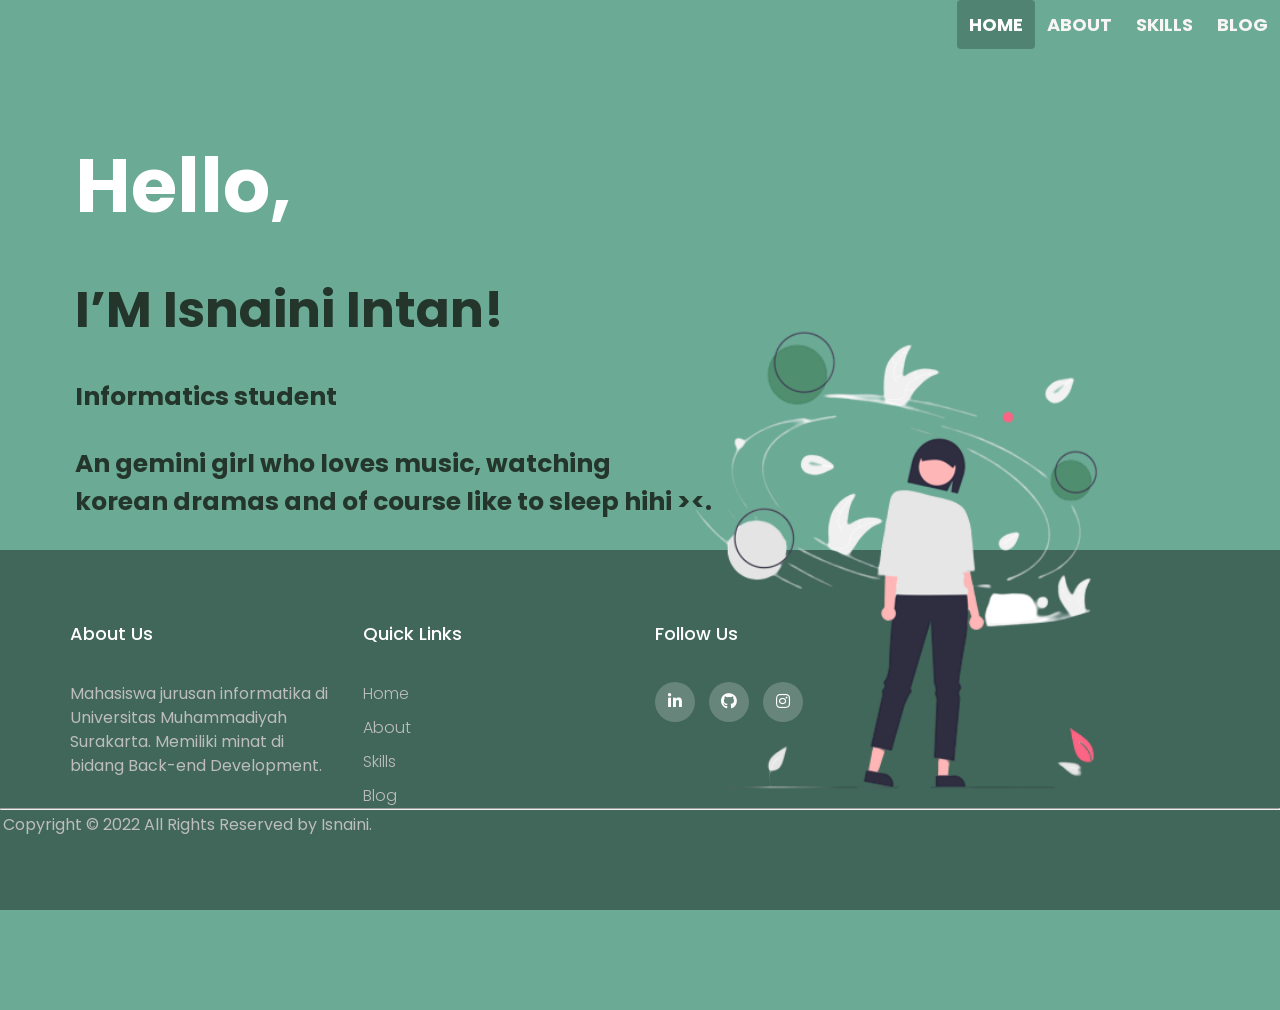
<file: Index.html>
<!DOCTYPE html>
<html lang="en">
<head>
    <meta charset="UTF-8">
    <meta http-equiv="X-UA-Compatible" content="IE=edge">
    <meta name="viewport" content="width=device-width, initial-scale=1.0">
    <link rel="stylesheet" href="home.css">
    <link rel="stylesheet" type="text/css" href="https://cdnjs.cloudflare.com/ajax/libs/font-awesome/5.15.1/css/all.min.css">
    <title>Personal Website TPA 1</title>
</head>
<body>
    <div class="header">
        <div class="header-right">
          <a class="active" href="PersonalWebsite.html">HOME</a>
          <a href="about.html">ABOUT</a>
          <a href="skills.html">SKILLS</a>
          <a href="blog.html">BLOG</a>
        </div>
    </div>
    <!-----konten home section start----------->
	<div class="home">
		<div class="title">
			<h2>Hello,</h2>
      <p>I&#8217;M Isnaini Intan!</p>
      <p>Informatics student</p>
      <p>An gemini girl who loves music, watching
      <br>korean dramas and of course like to sleep hihi ><.</p>
    </div>
    <div>
      <!-- model -->
      <img alt="model" class="model" src="model.png">
    </div>
    <footer class="footer">
        <div class="container">
          <div class="row">
            <div class="footer-col">
              <h4>About Us</h4>
              <ul>
                <li>Mahasiswa jurusan informatika di Universitas Muhammadiyah Surakarta. Memiliki minat di bidang Back-end Development.</li>
              </ul>
            </div>
            <div class="footer-col">
              <h4>Quick Links</h4>
              <ul>
                <li><a href="PersonalWebsite.html">Home</a></li>
                <li><a href="about.html">About</a></li>
                <li><a href="skills.html">skills</a></li>
                <li><a href="blog.html">Blog</a></li>
              </ul>
            </div>
            <div class="footer-col">
              <h4>Follow Us</h4>
              <div class="social-links">
                <a href="https://www.linkedin.com/in/isnaini-intan-261203235/"><i class="fab fa-linkedin-in"></i></a>
                <a href="https://github.com/isnainiintan"><i class="fab fa-github"></i></a>
                <a href="https://www.instagram.com/iam_.intann/?igshid=YmMyMTA2M2Y3D%"><i class="fab fa-instagram"></i></a>
              </div>
            </div>
          </div>
        </div>
        <hr>
        <div class="copyright">
            <p class="copyright-text">Copyright &copy; 2022 All Rights Reserved by Isnaini.</p>
        </div>
     </footer>
</body>
</html>
</file>
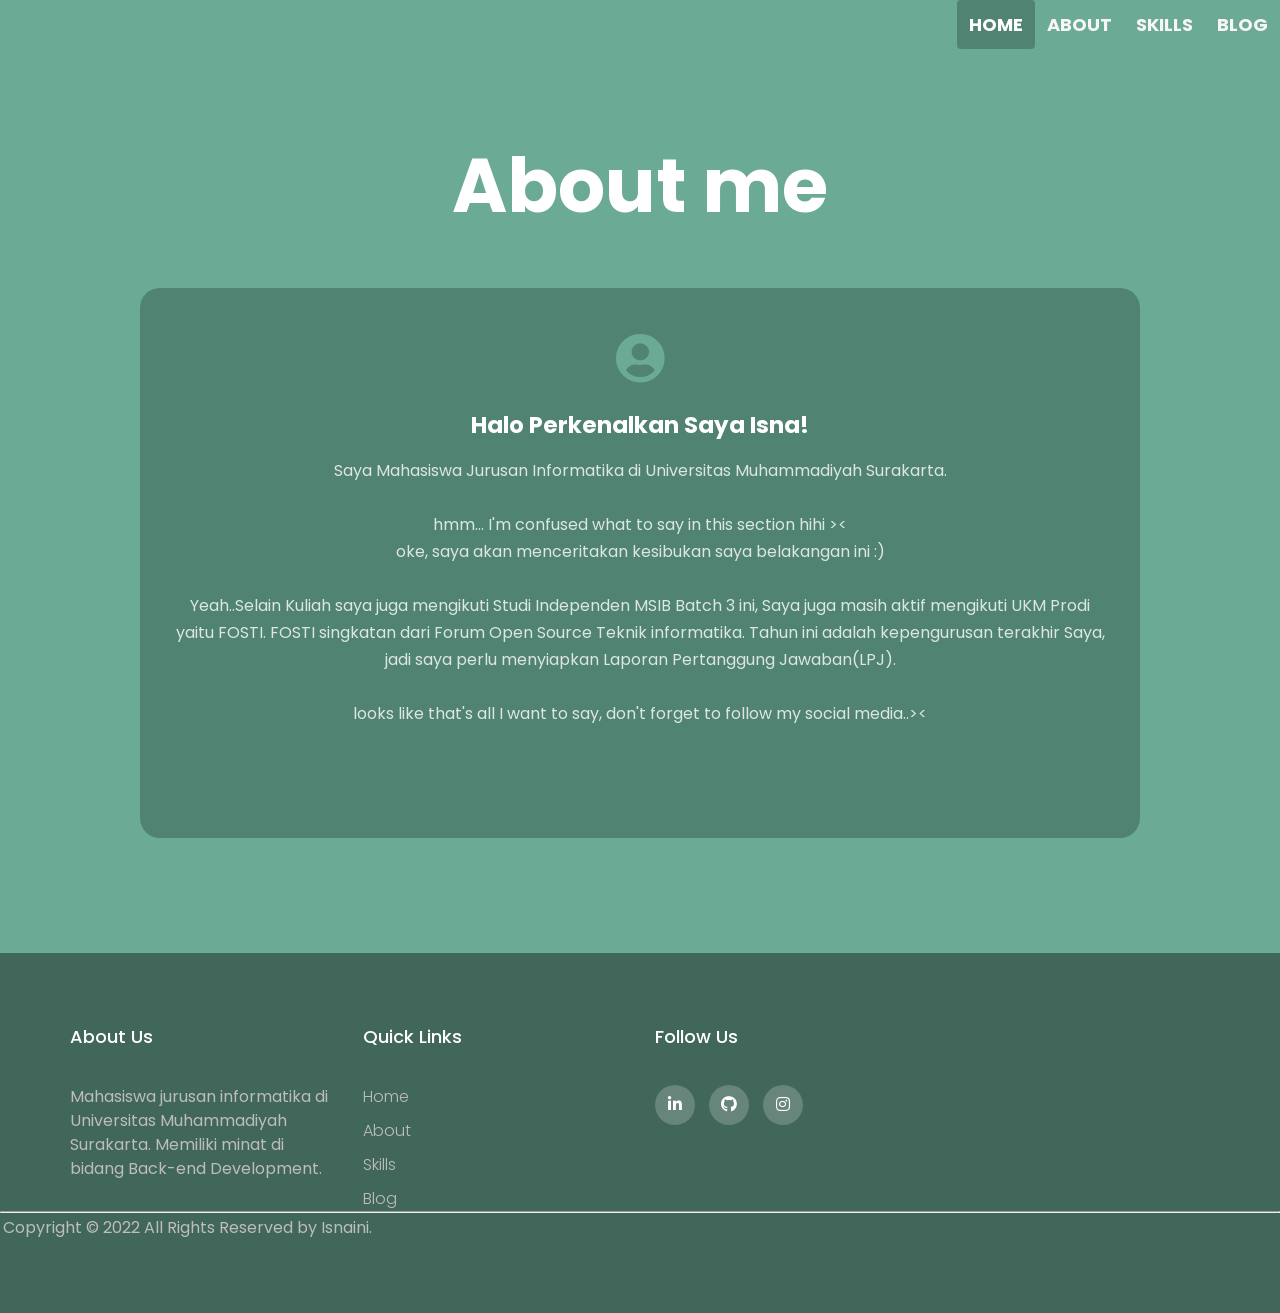
<file: about.html>
<!DOCTYPE html>
<html lang="en">
<head>
    <meta charset="UTF-8">
    <meta http-equiv="X-UA-Compatible" content="IE=edge">
    <meta name="viewport" content="width=device-width, initial-scale=1.0">
    <link rel="stylesheet" href="about.css">
    <link rel="stylesheet" type="text/css" href="https://cdnjs.cloudflare.com/ajax/libs/font-awesome/5.15.1/css/all.min.css">
    <title>Personal Website TPA 1</title>
</head>
<body>
    <div class="header">
        <div class="header-right">
          <a class="active" href="PersonalWebsite.html">HOME</a>
          <a href="about.html">ABOUT</a>
          <a href="skills.html">SKILLS</a>
          <a href="blog.html">BLOG</a>
        </div>
    </div>
    <!-----about section start----------->
	  <div class="about">
		<div class="title">
			<h2>About me</h2>
		</div>

		<div class="box">
			<div class="card">
				<i class="fas fa-user-circle o" aria-hidden="true"></i>
				<h5>Halo Perkenalkan Saya Isna!</h5>
				<div class="pra">
					<p>Saya Mahasiswa Jurusan Informatika di Universitas Muhammadiyah Surakarta.
            <br>
            <br>hmm... I'm confused what to say in this section hihi ><    
            <br>oke, saya akan menceritakan kesibukan saya belakangan ini :)
            <br>
            <br>Yeah..Selain Kuliah saya juga mengikuti Studi Independen MSIB Batch 3 ini, Saya juga masih aktif mengikuti UKM Prodi yaitu FOSTI. FOSTI singkatan dari Forum Open Source Teknik informatika. Tahun ini adalah kepengurusan terakhir Saya, jadi saya perlu menyiapkan Laporan Pertanggung Jawaban(LPJ).
            <br>
            <br>looks like that's all I want to say, don't forget to follow my social media..><</p>
				</div>
			</div>
			</div>
		</div>
    <footer class="footer">
        <div class="container">
          <div class="row">
            <div class="footer-col">
              <h4>About Us</h4>
              <ul>
                <li>Mahasiswa jurusan informatika di Universitas Muhammadiyah Surakarta. Memiliki minat di bidang Back-end Development.</li>
              </ul>
            </div>
            <div class="footer-col">
              <h4>Quick Links</h4>
              <ul>
                <li><a href="PersonalWebsite.html">Home</a></li>
                <li><a href="about.html">About</a></li>
                <li><a href="skills.html">skills</a></li>
                <li><a href="blog.html">Blog</a></li>
              </ul>
            </div>
            <div class="footer-col">
              <h4>Follow Us</h4>
              <div class="social-links">
                <a href="https://www.linkedin.com/in/isnaini-intan-261203235/"><i class="fab fa-linkedin-in"></i></a>
                <a href="https://github.com/isnainiintan"><i class="fab fa-github"></i></a>
                <a href="https://www.instagram.com/iam_.intann/?igshid=YmMyMTA2M2Y3D%"><i class="fab fa-instagram"></i></a>
              </div>
            </div>
          </div>
        </div>
        <hr>
        <div class="copyright">
            <p class="copyright-text">Copyright &copy; 2022 All Rights Reserved by Isnaini.</p>
        </div>
     </footer>
</body>
</html>
</file>
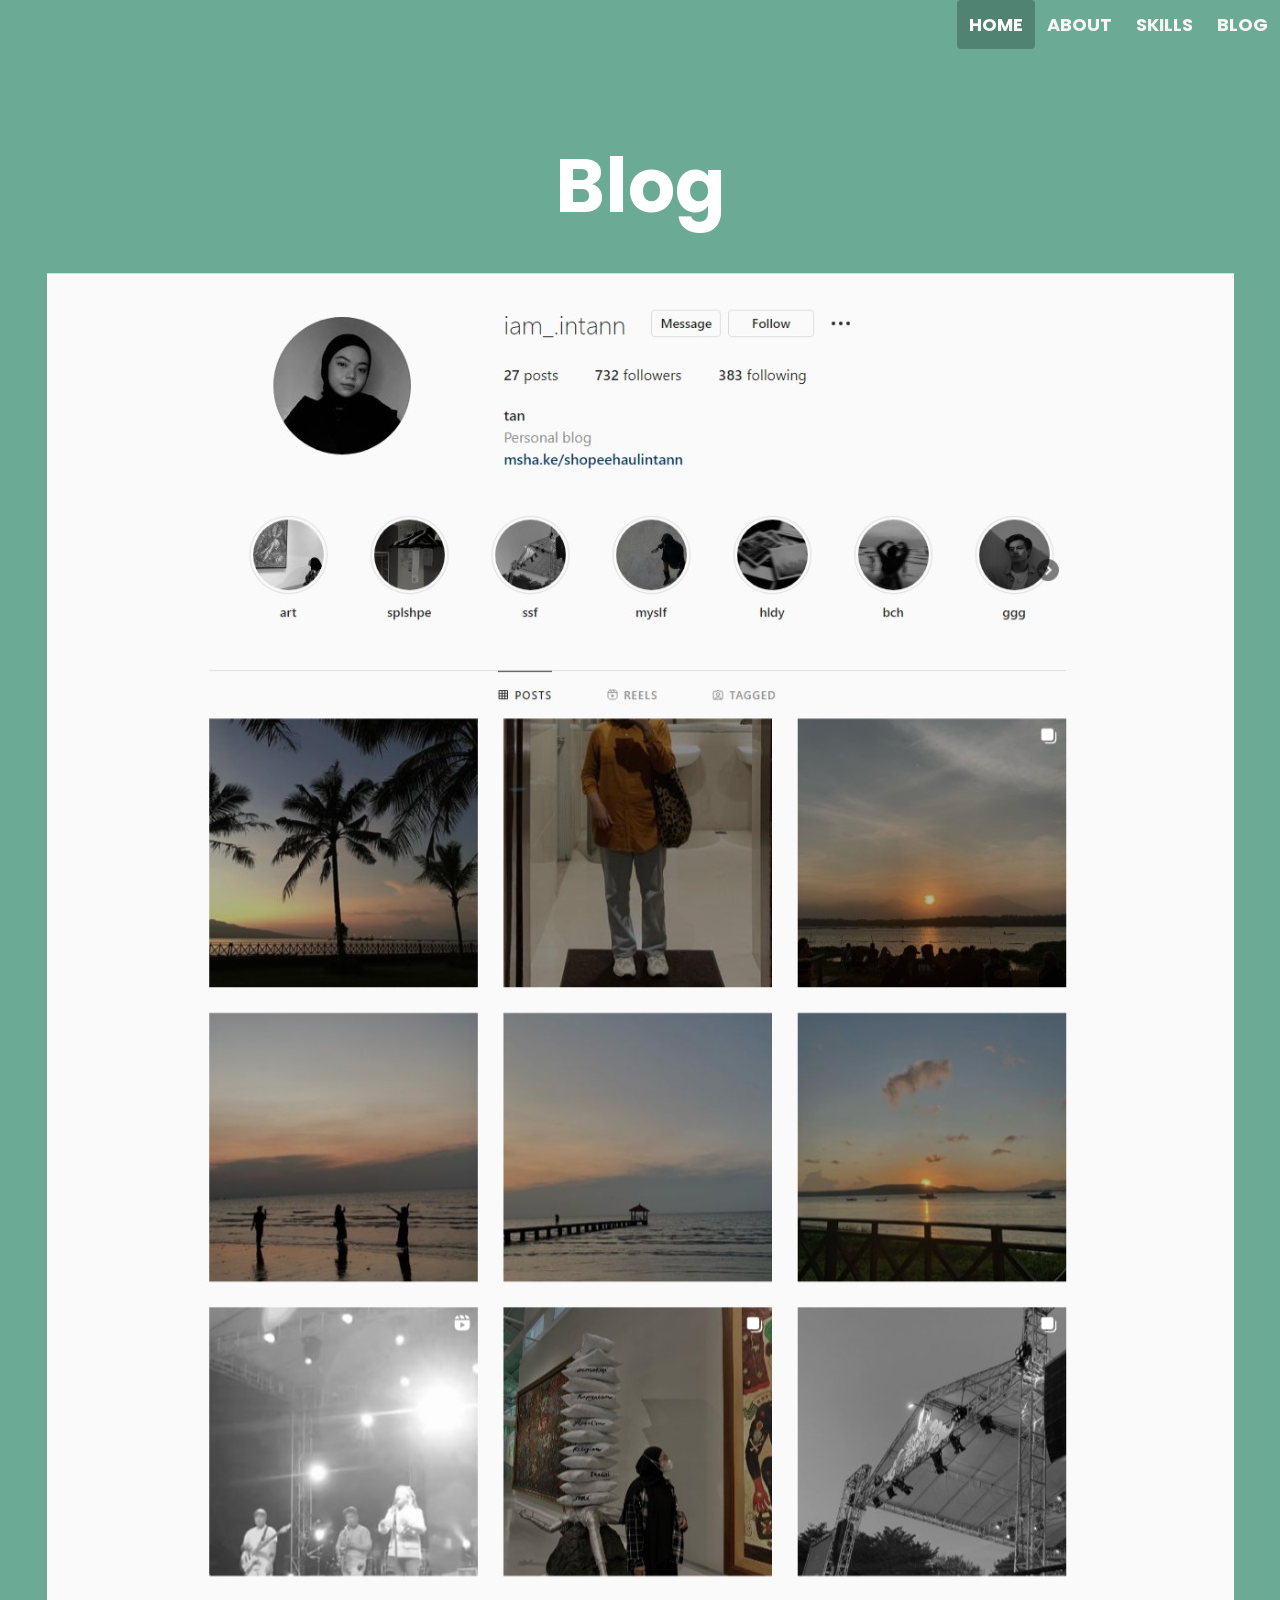
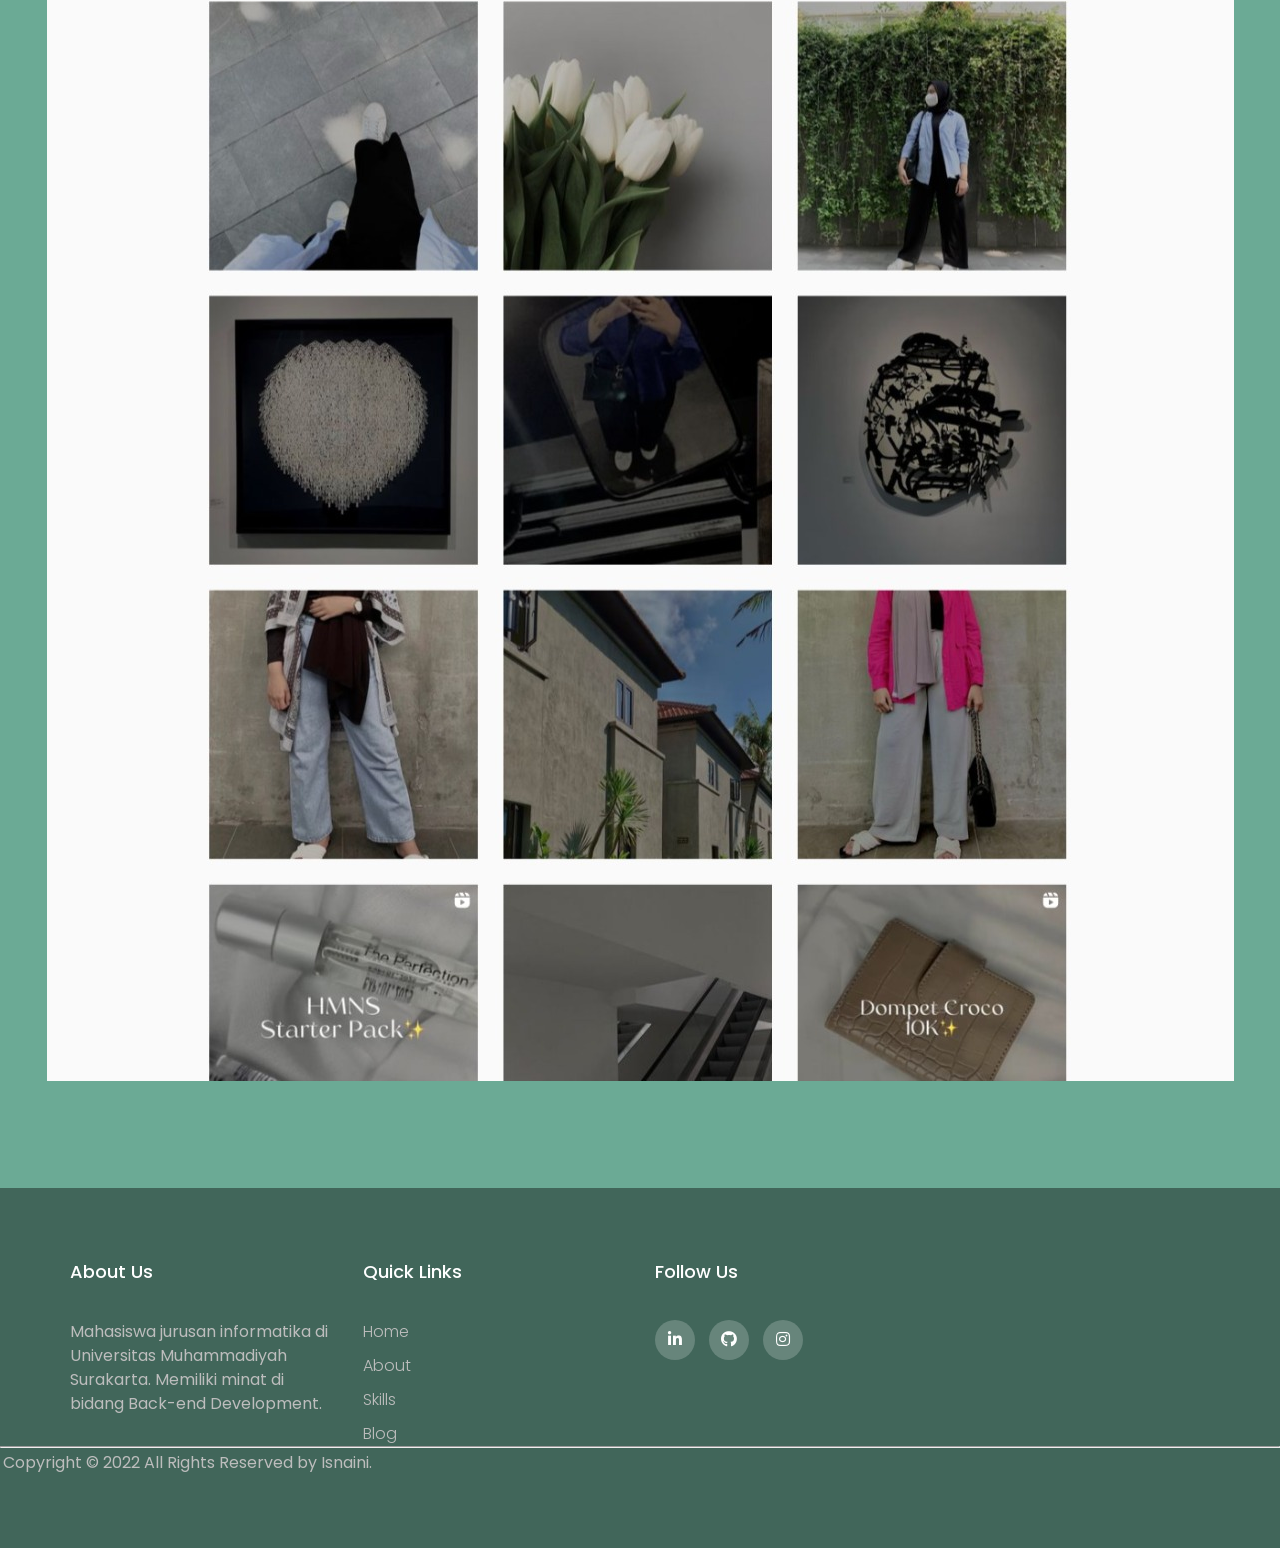
<file: blog.html>
<!DOCTYPE html>
<html lang="en">
<head>
    <meta charset="UTF-8">
    <meta http-equiv="X-UA-Compatible" content="IE=edge">
    <meta name="viewport" content="width=device-width, initial-scale=1.0">
    <link rel="stylesheet" href="blog.css">
    <link rel="stylesheet" type="text/css" href="https://cdnjs.cloudflare.com/ajax/libs/font-awesome/5.15.1/css/all.min.css">
    <title>Personal Website TPA 1</title>
</head>
<body>
    <div class="header">
        <div class="header-right">
          <a class="active" href="PersonalWebsite.html">HOME</a>
          <a href="about.html">ABOUT</a>
          <a href="skills.html">SKILLS</a>
          <a href="blog.html">BLOG</a>
        </div>
    </div>
    <!-----blog section start----------->
	  <div class="blog">
		<div class="title">
			<h2>Blog</h2>
		</div>

		<div class="box">
			<div class="card">
				<center ><img alt="ig" class="ig" src="Web.jpeg"></center>
			</div>
			</div>
		</div>
    <footer class="footer">
        <div class="container">
          <div class="row">
            <div class="footer-col">
              <h4>About Us</h4>
              <ul>
                <li>Mahasiswa jurusan informatika di Universitas Muhammadiyah Surakarta. Memiliki minat di bidang Back-end Development.</li>
              </ul>
            </div>
            <div class="footer-col">
              <h4>Quick Links</h4>
              <ul>
                <li><a href="PersonalWebsite.html">Home</a></li>
                <li><a href="about.html">About</a></li>
                <li><a href="skills.html">skills</a></li>
                <li><a href="blog.html">Blog</a></li>
              </ul>
            </div>
            <div class="footer-col">
              <h4>Follow Us</h4>
              <div class="social-links">
                <a href="https://www.linkedin.com/in/isnaini-intan-261203235/"><i class="fab fa-linkedin-in"></i></a>
                <a href="https://github.com/isnainiintan"><i class="fab fa-github"></i></a>
                <a href="https://www.instagram.com/iam_.intann/?igshid=YmMyMTA2M2Y3D%"><i class="fab fa-instagram"></i></a>
              </div>
            </div>
          </div>
        </div>
        <hr>
        <div class="copyright">
            <p class="copyright-text">Copyright &copy; 2022 All Rights Reserved by Isnaini.</p>
        </div>
     </footer>
</body>
</html>
</file>
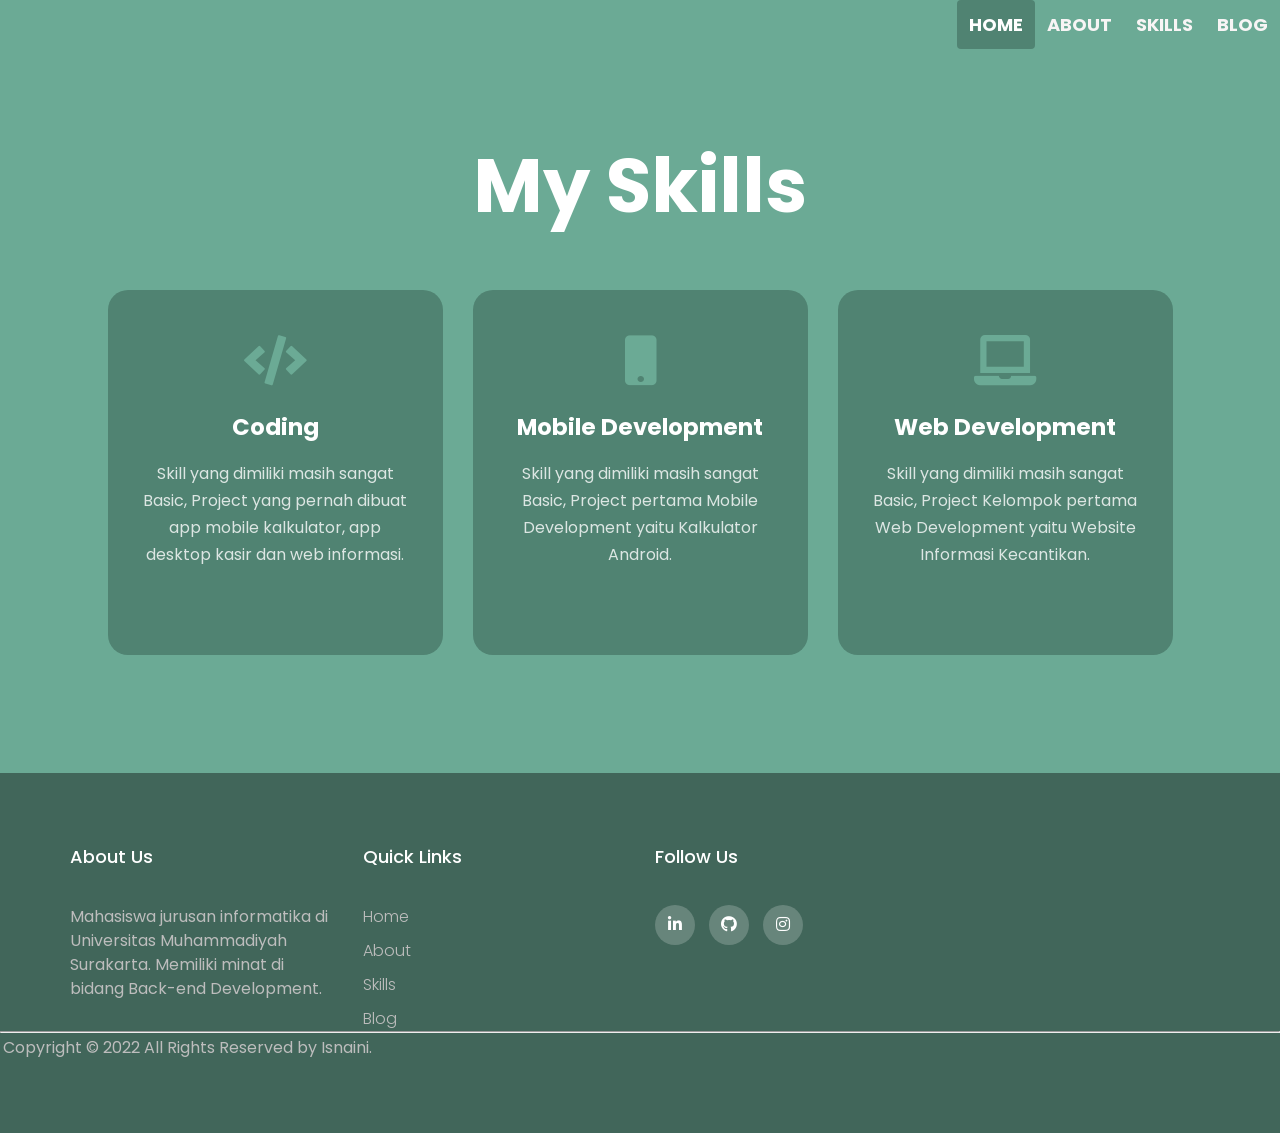
<file: skills.html>
<!DOCTYPE html>
<html lang="en">
<head>
    <meta charset="UTF-8">
    <meta http-equiv="X-UA-Compatible" content="IE=edge">
    <meta name="viewport" content="width=device-width, initial-scale=1.0">
    <link rel="stylesheet" href="skills.css">
    <link rel="stylesheet" type="text/css" href="https://cdnjs.cloudflare.com/ajax/libs/font-awesome/5.15.1/css/all.min.css">
    <title>Personal Website TPA 1</title>
</head>
<body>
    <div class="header">
        <div class="header-right">
          <a class="active" href="PersonalWebsite.html">HOME</a>
          <a href="about.html">ABOUT</a>
          <a href="skills.html">SKILLS</a>
          <a href="blog.html">BLOG</a>
        </div>
    </div>
    <!-----skills section start----------->
	<div class="skills">
		<div class="title">
			<h2>My Skills</h2>
		</div>

		<div class="box">
			<div class="card">
				<i class="fas fa-code"></i>
				<h5>Coding</h5>
				<div class="pra">
					<p>Skill yang dimiliki masih sangat Basic, Project yang pernah dibuat app mobile kalkulator, app desktop kasir dan web informasi. </p>
				</div>
			</div>

			<div class="card">
				<i class="fas fa-mobile"></i>
				<h5>Mobile Development</h5>
				<div class="pra">
					<p>Skill yang dimiliki masih sangat Basic, Project pertama Mobile Development yaitu Kalkulator Android.</p>
				</div>
			</div>

			<div class="card">
				<i class="fas fa-laptop"></i>
				<h5>Web Development</h5>
				<div class="pra">
					<p>Skill yang dimiliki masih sangat Basic, Project Kelompok pertama Web Development yaitu Website Informasi Kecantikan.</p>
				</div>
			</div>
		</div>
	</div>
    <footer class="footer">
        <div class="container">
          <div class="row">
            <div class="footer-col">
              <h4>About Us</h4>
              <ul>
                <li>Mahasiswa jurusan informatika di Universitas Muhammadiyah Surakarta. Memiliki minat di bidang Back-end Development.</li>
              </ul>
            </div>
            <div class="footer-col">
              <h4>Quick Links</h4>
              <ul>
                <li><a href="PersonalWebsite.html">Home</a></li>
                <li><a href="about.html">About</a></li>
                <li><a href="skills.html">skills</a></li>
                <li><a href="blog.html">Blog</a></li>
              </ul>
            </div>
            <div class="footer-col">
              <h4>Follow Us</h4>
              <div class="social-links">
                <a href="https://www.linkedin.com/in/isnaini-intan-261203235/"><i class="fab fa-linkedin-in"></i></a>
                <a href="https://github.com/isnainiintan"><i class="fab fa-github"></i></a>
                <a href="https://www.instagram.com/iam_.intann/?igshid=YmMyMTA2M2Y3D%"><i class="fab fa-instagram"></i></a>
              </div>
            </div>
          </div>
        </div>
        <hr>
        <div class="copyright">
            <p class="copyright-text">Copyright &copy; 2022 All Rights Reserved by Isnaini.</p>
        </div>
     </footer>
</body>
</html>
</file>
<file: home.css>
@import url('https://fonts.googleapis.com/css2?family=Poppins:wght@300;400;500;600;700&display=swap');

.header a {
    float: left;
    color: rgb(248, 245, 245);
    font-weight: bold;
    text-align: center;
    padding: 12px;
    text-decoration: none;
    font-size: 18px;
    line-height: 25px;
    border-radius: 4px;
}
  
.header a:hover {
    background-color: #ddd;
    color: rgb(255, 255, 255);
}
  
.header a.active {
    background-color: rgb(80, 131, 114);
    color: rgb(255, 255, 255);
}
  
.header-right {
    float: right;
  }
  
@media screen and (max-width: 500px) {
    .header a {
      float: none;
      display: block;
      text-align: left;
    }
    .header-right {
      float: none;
    }
}

body{
    background: rgb(107, 170, 149);
	line-height: 1.5;
	font-family: 'Poppins', sans-serif;
}

.home{
	width: 100%;
	padding: 100px 0px;
}
.title h2{
	color: white;
	font-size: 75px;
	width: 1130px;
	margin: 30px auto;
	text-align: left;
}
.title p:nth-child(2){
    font-weight: bold;
    color: #24362c;
    font-size: 50px;
	width: 1130px;
	margin: 30px auto;
	text-align: left;
}
.title p:nth-child(3){
    font-weight: bold;
    color: #24362c;
    font-size: 25px;
	width: 1130px;
	margin: 30px auto;
	text-align: left;
}

.title p{
    font-weight: bold;
    color: #24362c;
    font-size: 25px;
	width: 1130px;
	margin: 30px auto;
	text-align: left;
}

.model{
    height: 560px;
    position: absolute;
    bottom: 60px;
    left: 80%;
    transform: translateX(-70%);
}

*{
	margin:0;
	padding:0;
	box-sizing: border-box;
}
.container{
	max-width: 1170px;
	margin:auto;
}
.row{
	display: flex;
	flex-wrap: wrap;
}
ul{
	list-style: none;
}
.footer{
	background-color: rgb(65, 102, 90);
    padding: 70px 0;
}
.footer-col{
   width: 25%;
   padding: 0 15px;
}
.footer-col h4{
	font-size: 18px;
	color: #ffffff;
	text-transform: capitalize;
	margin-bottom: 35px;
	font-weight: 500;
	position: relative;
}
.footer-col h4::before{
	content: '';
	position: absolute;
	left:0;
	bottom: -10px;
	background-color: s#24362c;
	height: 2px;
	box-sizing: border-box;
	width: 50px;
}
.footer-col ul li:not(:last-child){
	margin-bottom: 10px;
}
.footer-col ul li{
    color: #bdbdbd;
}
.footer-col ul li a{
	font-size: 16px;
	text-transform: capitalize;
	color: #ffffff;
	text-decoration: none;
	font-weight: 300;
	color: #bdbdbd;
	display: block;
	transition: all 0.3s ease;
}
.footer-col ul li a:hover{
	color: #ffffff;
	padding-left: 8px;
}
.footer-col .social-links a{
	display: inline-block;
	height: 40px;
	width: 40px;
	background-color: rgba(255,255,255,0.2);
	margin:0 10px 10px 0;
	text-align: center;
	line-height: 40px;
	border-radius: 50%;
	color: #ffffff;
	transition: all 0.5s ease;
}
.footer-col .social-links a:hover{
	color: #24262b;
	background-color: #ffffff;
}
.copyright-text
{
  margin: 3px;
  color: #bdbdbd;
}

/*responsive*/
@media(max-width: 767px){
  .footer-col{
    width: 50%;
    margin-bottom: 30px;
}
}
@media(max-width: 574px){
  .footer-col{
    width: 100%;
}
}
</file>
<file: about.css>
@import url('https://fonts.googleapis.com/css2?family=Poppins:wght@300;400;500;600;700&display=swap');

.header a {
    float: left;
    color: rgb(248, 245, 245);
    font-weight: bold;
    text-align: center;
    padding: 12px;
    text-decoration: none;
    font-size: 18px;
    line-height: 25px;
    border-radius: 4px;
}
  
.header a:hover {
    background-color: #ddd;
    color: rgb(255, 255, 255);
}
  
.header a.active {
    background-color: rgb(80, 131, 114);
    color: rgb(255, 255, 255);
}
  
.header-right {
    float: right;
  }
  
@media screen and (max-width: 500px) {
    .header a {
      float: none;
      display: block;
      text-align: left;
    }
    .header-right {
      float: none;
    }
}

body{
    background: rgb(107, 170, 149);
	line-height: 1.5;
	font-family: 'Poppins', sans-serif;
}

.about{
	width: 100%;
	padding: 100px 0px;
}
.title h2{
	color: white;
	font-size: 75px;
	width: 1130px;
	margin: 30px auto;
	text-align: center;
}
.box{
	display: flex;
	justify-content: center;
	align-items: center;
	min-height: 400px;
}
.card{
	height: 550px;
	width: 1000px;
	padding: 20px 35px;
	background:  rgb(80, 131, 114);;
	border-radius: 20px;
	margin: 15px;
	position: relative;
	overflow: hidden;
	text-align: center;
}
.card i{
	font-size: 50px;
	display: block;
	text-align: center;
	margin: 25px 0px;
	color: rgb(107, 170, 149);

}
h5{
	color: white;
	font-size: 23px;
	margin-bottom: 15px;
}
.pra p{
	color: rgba(255, 255, 255, 0.8);
	font-size: 16px;
	line-height: 27px;
	margin-bottom: 25px;
}

*{
	margin:0;
	padding:0;
	box-sizing: border-box;
}
.container{
	max-width: 1170px;
	margin:auto;
}
.row{
	display: flex;
	flex-wrap: wrap;
}
ul{
	list-style: none;
}
.footer{
	background-color: rgb(65, 102, 90);
    padding: 70px 0;
}
.footer-col{
   width: 25%;
   padding: 0 15px;
}
.footer-col h4{
	font-size: 18px;
	color: #ffffff;
	text-transform: capitalize;
	margin-bottom: 35px;
	font-weight: 500;
	position: relative;
}
.footer-col h4::before{
	content: '';
	position: absolute;
	left:0;
	bottom: -10px;
	background-color: s#24362c;
	height: 2px;
	box-sizing: border-box;
	width: 50px;
}
.footer-col ul li:not(:last-child){
	margin-bottom: 10px;
}
.footer-col ul li{
    color: #bdbdbd;
}
.footer-col ul li a{
	font-size: 16px;
	text-transform: capitalize;
	color: #ffffff;
	text-decoration: none;
	font-weight: 300;
	color: #bdbdbd;
	display: block;
	transition: all 0.3s ease;
}
.footer-col ul li a:hover{
	color: #ffffff;
	padding-left: 8px;
}
.footer-col .social-links a{
	display: inline-block;
	height: 40px;
	width: 40px;
	background-color: rgba(255,255,255,0.2);
	margin:0 10px 10px 0;
	text-align: center;
	line-height: 40px;
	border-radius: 50%;
	color: #ffffff;
	transition: all 0.5s ease;
}
.footer-col .social-links a:hover{
	color: #24262b;
	background-color: #ffffff;
}
.copyright-text
{
  margin: 3px;
  color: #bdbdbd;
}

/*responsive*/
@media(max-width: 767px){
  .footer-col{
    width: 50%;
    margin-bottom: 30px;
}
}
@media(max-width: 574px){
  .footer-col{
    width: 100%;
}
}
</file>
<file: blog.css>
@import url('https://fonts.googleapis.com/css2?family=Poppins:wght@300;400;500;600;700&display=swap');

.header a {
    float: left;
    color: rgb(248, 245, 245);
    font-weight: bold;
    text-align: center;
    padding: 12px;
    text-decoration: none;
    font-size: 18px;
    line-height: 25px;
    border-radius: 4px;
}
  
.header a:hover {
    background-color: #ddd;
    color: rgb(255, 255, 255);
}
  
.header a.active {
    background-color: rgb(80, 131, 114);
    color: rgb(255, 255, 255);
}
  
.header-right {
    float: right;
  }
  
@media screen and (max-width: 500px) {
    .header a {
      float: none;
      display: block;
      text-align: left;
    }
    .header-right {
      float: none;
    }
}

body{
    background: rgb(107, 170, 149);
	line-height: 1.5;
	font-family: 'Poppins', sans-serif;
}

.blog{
	width: 100%;
	padding: 100px 0px;
}
.title h2{
	color: white;
	font-size: 75px;
	width: 1130px;
	margin: 30px auto;
	text-align: center;
}
.box{
	display: flex;
	justify-content: center;
	align-items: center;
	min-height: 600px;
}

*{
	margin:0;
	padding:0;
	box-sizing: border-box;
}
.container{
	max-width: 1170px;
	margin:auto;
}
.row{
	display: flex;
	flex-wrap: wrap;
}
ul{
	list-style: none;
}
.footer{
	background-color: rgb(65, 102, 90);
    padding: 70px 0;
}
.footer-col{
   width: 25%;
   padding: 0 15px;
}
.footer-col h4{
	font-size: 18px;
	color: #ffffff;
	text-transform: capitalize;
	margin-bottom: 35px;
	font-weight: 500;
	position: relative;
}
.footer-col h4::before{
	content: '';
	position: absolute;
	left:0;
	bottom: -10px;
	background-color: s#24362c;
	height: 2px;
	box-sizing: border-box;
	width: 50px;
}
.footer-col ul li:not(:last-child){
	margin-bottom: 10px;
}
.footer-col ul li{
    color: #bdbdbd;
}
.footer-col ul li a{
	font-size: 16px;
	text-transform: capitalize;
	color: #ffffff;
	text-decoration: none;
	font-weight: 300;
	color: #bdbdbd;
	display: block;
	transition: all 0.3s ease;
}
.footer-col ul li a:hover{
	color: #ffffff;
	padding-left: 8px;
}
.footer-col .social-links a{
	display: inline-block;
	height: 40px;
	width: 40px;
	background-color: rgba(255,255,255,0.2);
	margin:0 10px 10px 0;
	text-align: center;
	line-height: 40px;
	border-radius: 50%;
	color: #ffffff;
	transition: all 0.5s ease;
}
.footer-col .social-links a:hover{
	color: #24262b;
	background-color: #ffffff;
}
.copyright-text
{
  margin: 3px;
  color: #bdbdbd;
}

/*responsive*/
@media(max-width: 767px){
  .footer-col{
    width: 50%;
    margin-bottom: 30px;
}
}
@media(max-width: 574px){
  .footer-col{
    width: 100%;
}
}
</file>
<file: skills.css>
@import url('https://fonts.googleapis.com/css2?family=Poppins:wght@300;400;500;600;700&display=swap');

.header a {
    float: left;
    color: rgb(248, 245, 245);
    font-weight: bold;
    text-align: center;
    padding: 12px;
    text-decoration: none;
    font-size: 18px;
    line-height: 25px;
    border-radius: 4px;
}
  
.header a:hover {
    background-color: #ddd;
    color: rgb(255, 255, 255);
}
  
.header a.active {
    background-color: rgb(80, 131, 114);
    color: rgb(255, 255, 255);
}
  
.header-right {
    float: right;
  }
  
@media screen and (max-width: 500px) {
    .header a {
      float: none;
      display: block;
      text-align: left;
    }
    .header-right {
      float: none;
    }
}

body{
    background: rgb(107, 170, 149);
	line-height: 1.5;
	font-family: 'Poppins', sans-serif;
}

.skills{
	width: 100%;
	padding: 100px 0px;
}
.title h2{
	color: white;
	font-size: 75px;
	width: 1130px;
	margin: 30px auto;
	text-align: center;
}
.box{
	display: flex;
	justify-content: center;
	align-items: center;
	min-height: 400px;
}
.card{
	height: 365px;
	width: 335px;
	padding: 20px 35px;
	background:  rgb(80, 131, 114);;
	border-radius: 20px;
	margin: 15px;
	position: relative;
	overflow: hidden;
	text-align: center;
}
.card i{
	font-size: 50px;
	display: block;
	text-align: center;
	margin: 25px 0px;
	color: rgb(107, 170, 149);

}
h5{
	color: white;
	font-size: 23px;
	margin-bottom: 15px;
}
.pra p{
	color: rgba(255, 255, 255, 0.8);
	font-size: 16px;
	line-height: 27px;
	margin-bottom: 25px;
}

*{
	margin:0;
	padding:0;
	box-sizing: border-box;
}
.container{
	max-width: 1170px;
	margin:auto;
}
.row{
	display: flex;
	flex-wrap: wrap;
}
ul{
	list-style: none;
}
.footer{
	background-color: rgb(65, 102, 90);
    padding: 70px 0;
}
.footer-col{
   width: 25%;
   padding: 0 15px;
}
.footer-col h4{
	font-size: 18px;
	color: #ffffff;
	text-transform: capitalize;
	margin-bottom: 35px;
	font-weight: 500;
	position: relative;
}
.footer-col h4::before{
	content: '';
	position: absolute;
	left:0;
	bottom: -10px;
	background-color: s#24362c;
	height: 2px;
	box-sizing: border-box;
	width: 50px;
}
.footer-col ul li:not(:last-child){
	margin-bottom: 10px;
}
.footer-col ul li{
    color: #bdbdbd;
}
.footer-col ul li a{
	font-size: 16px;
	text-transform: capitalize;
	color: #ffffff;
	text-decoration: none;
	font-weight: 300;
	color: #bdbdbd;
	display: block;
	transition: all 0.3s ease;
}
.footer-col ul li a:hover{
	color: #ffffff;
	padding-left: 8px;
}
.footer-col .social-links a{
	display: inline-block;
	height: 40px;
	width: 40px;
	background-color: rgba(255,255,255,0.2);
	margin:0 10px 10px 0;
	text-align: center;
	line-height: 40px;
	border-radius: 50%;
	color: #ffffff;
	transition: all 0.5s ease;
}
.footer-col .social-links a:hover{
	color: #24262b;
	background-color: #ffffff;
}
.copyright-text
{
  margin: 3px;
  color: #bdbdbd;
}

/*responsive*/
@media(max-width: 767px){
  .footer-col{
    width: 50%;
    margin-bottom: 30px;
}
}
@media(max-width: 574px){
  .footer-col{
    width: 100%;
}
}
</file>
